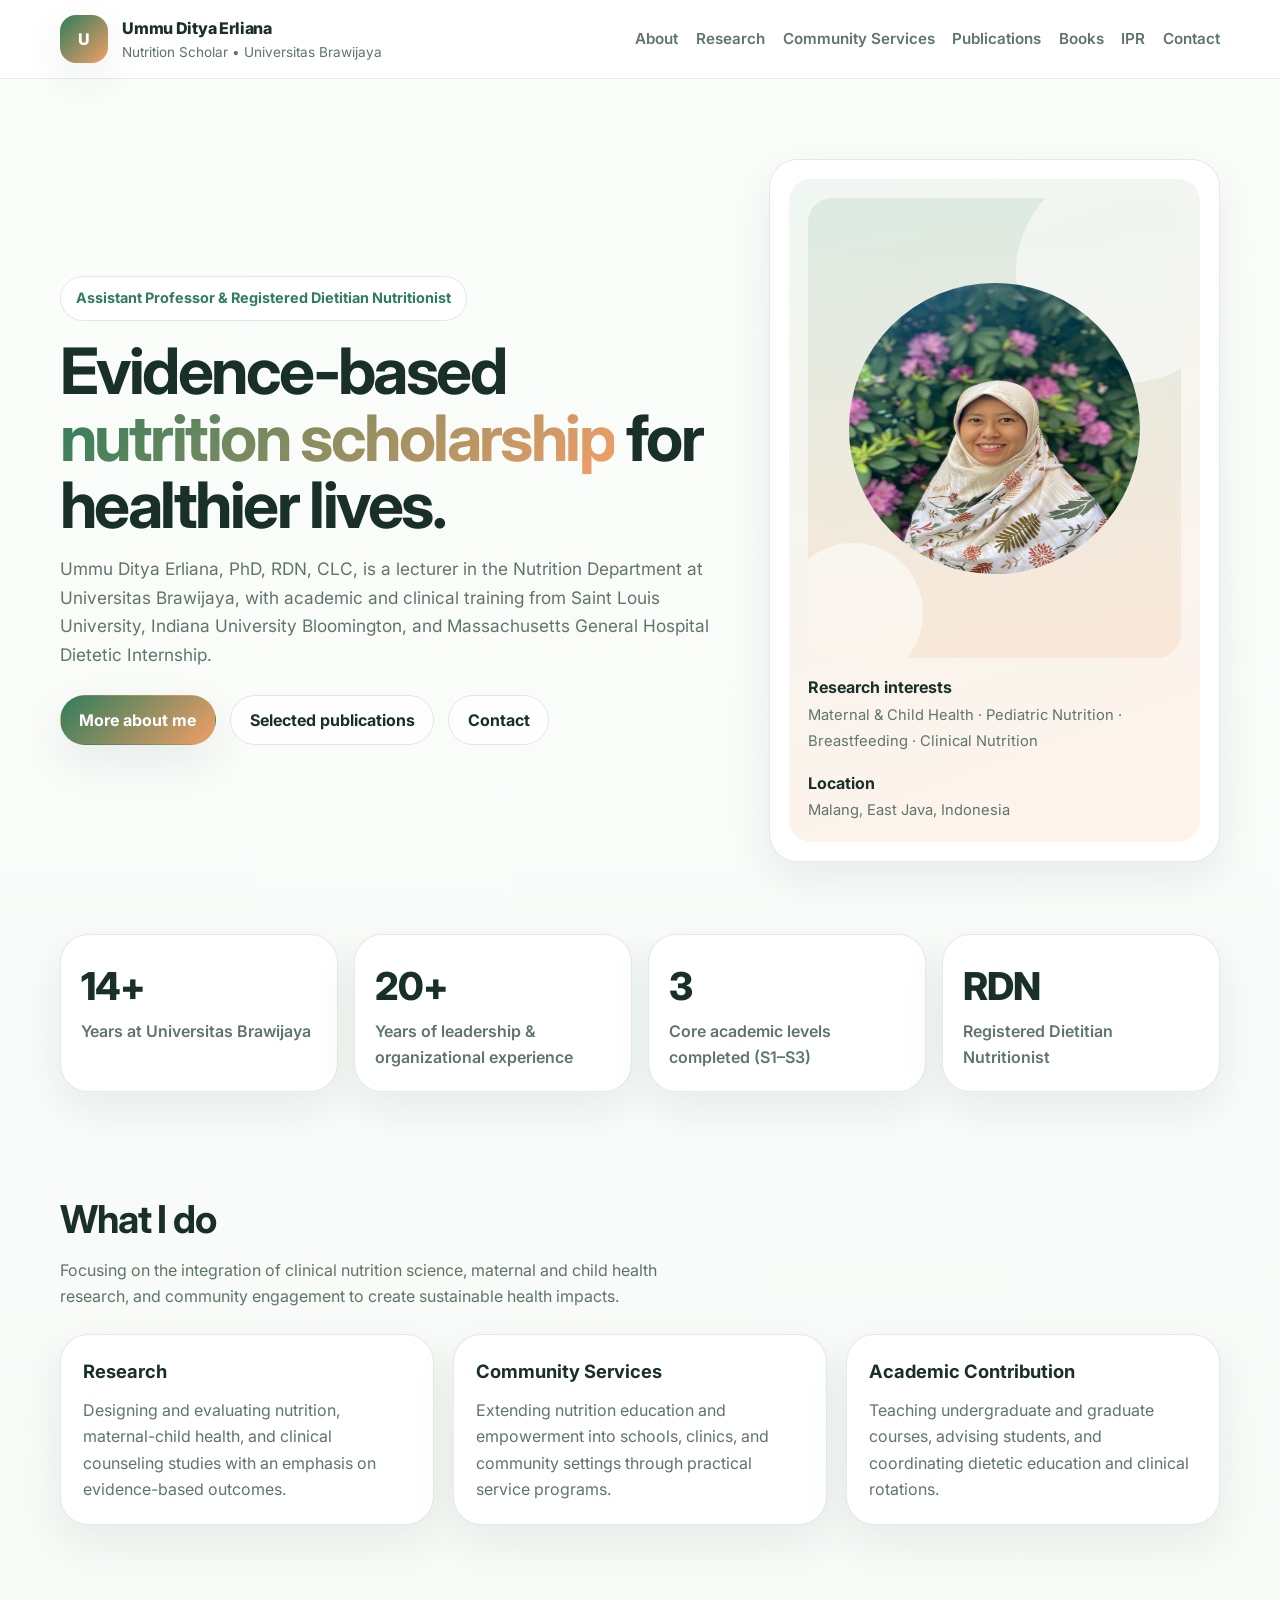
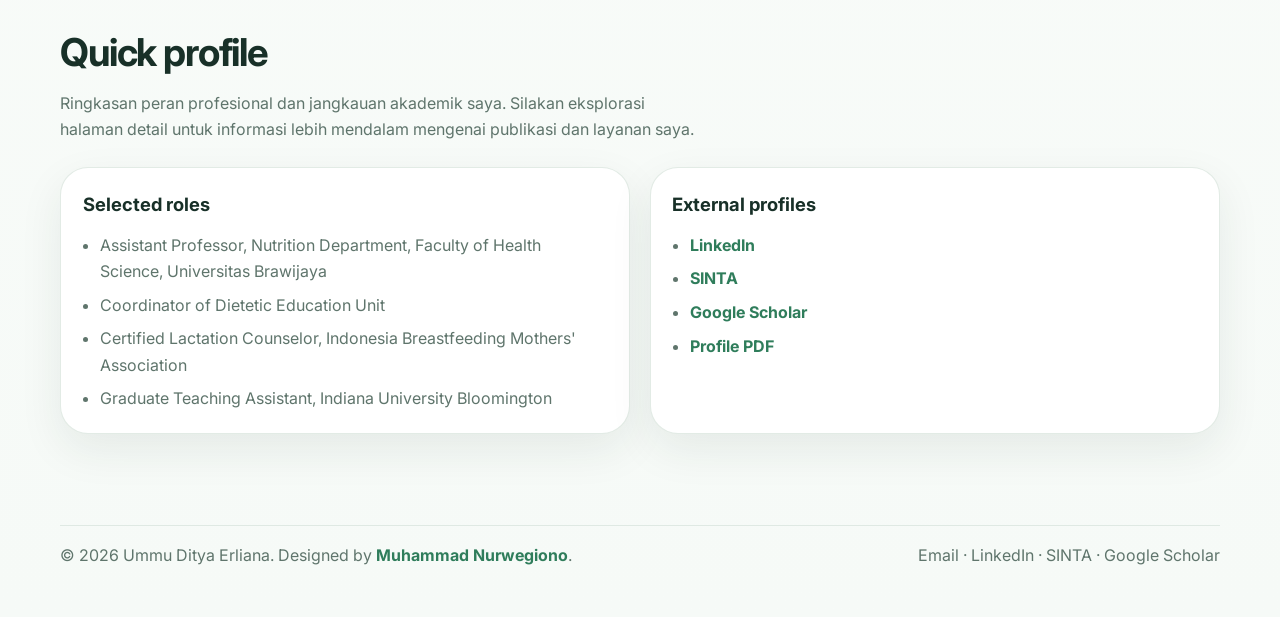
<file: index.html>
<!DOCTYPE html>
<html lang="en">
<head>
  <meta charset="UTF-8" />
  <meta name="viewport" content="width=device-width, initial-scale=1.0" />
  <title>Home | Ummu Ditya Erliana</title>
  <meta name="description" content="Academic profile website of Ummu Ditya Erliana, PhD, RDN, CLC." />
  <link rel="preconnect" href="https://fonts.googleapis.com">
  <link rel="preconnect" href="https://fonts.gstatic.com" crossorigin>
  <link href="https://fonts.googleapis.com/css2?family=Inter:wght@400;500;600;700;800&display=swap" rel="stylesheet">
  <link rel="stylesheet" href="assets/styles.css" />
</head>
<body>

<header class="site-header">
  <div class="container navbar">
    <a class="brand" href="index.html" aria-label="Home">
      <div class="brand-mark">U</div>
      <div class="brand-text">
        <div class="brand-title">Ummu Ditya Erliana</div>
        <div class="brand-subtitle">Nutrition Scholar • Universitas Brawijaya</div>
      </div>
    </a>
    <button class="menu-toggle" data-menu-toggle aria-label="Toggle menu" aria-expanded="false">☰</button>
    <nav class="nav-links" data-nav>
      <a href="about.html">About</a>
      <a href="research.html">Research</a>
      <a href="community-services.html">Community Services</a>
      <a href="publications.html">Publications</a>
      <a href="books.html">Books</a>
      <a href="ipr.html">IPR</a>
      <a href="contact.html">Contact</a>
    </nav>
  </div>
</header>


<main>
  <section class="hero">
    <div class="container hero-grid">
      <div class="reveal">
        <div class="eyebrow">Assistant Professor & Registered Dietitian Nutritionist</div>
        <h1>Evidence-based <span class="gradient-text">nutrition scholarship</span> for healthier lives.</h1>
        <p class="lead">Ummu Ditya Erliana, PhD, RDN, CLC, is a lecturer in the Nutrition Department at Universitas Brawijaya, with academic and clinical training from Saint Louis University, Indiana University Bloomington, and Massachusetts General Hospital Dietetic Internship.</p>
        <div class="actions">
          <a class="button button-primary" href="about.html">More about me</a>
          <a class="button button-secondary" href="publications.html">Selected publications</a>
          <a class="button button-secondary" href="contact.html">Contact</a>
        </div>
      </div>
      <div class="hero-card reveal">
        <div class="avatar-panel">
          <div class="avatar-frame">
            <img src="assets/ummuerliana.jpeg" alt="Ummu Ditya Erliana" class="avatar-circle">
          </div>
          <div class="avatar-meta">
            <div>
              <strong>Research interests</strong>
              <span>Maternal & Child Health · Pediatric Nutrition · Breastfeeding · Clinical Nutrition</span>
            </div>
            <div>
              <strong>Location</strong>
              <span>Malang, East Java, Indonesia</span>
            </div>
          </div>
        </div>
      </div>
    </div>
  </section>

  <section class="section">
    <div class="container">
      <div class="stat-row">
        <div class="stat-card reveal"><div class="value">14+</div><div class="label">Years at Universitas Brawijaya</div></div>
        <div class="stat-card reveal"><div class="value">20+</div><div class="label">Years of leadership & organizational experience</div></div>
        <div class="stat-card reveal"><div class="value">3</div><div class="label">Core academic levels completed (S1–S3)</div></div>
        <div class="stat-card reveal"><div class="value">RDN</div><div class="label">Registered Dietitian Nutritionist</div></div>
      </div>
    </div>
  </section>

  <section class="section">
    <div class="container">
      <div class="section-heading reveal">
        <div>
          <h2>What I do</h2>
          <p>Focusing on the integration of clinical nutrition science, maternal and child health research, and community engagement to create sustainable health impacts.</p>
        </div>
      </div>
      <div class="grid grid-3">
        <article class="card reveal">
          <h3>Research</h3>
          <p>Designing and evaluating nutrition, maternal-child health, and clinical counseling studies with an emphasis on evidence-based outcomes.</p>
        </article>
        <article class="card reveal">
          <h3>Community Services</h3>
          <p>Extending nutrition education and empowerment into schools, clinics, and community settings through practical service programs.</p>
        </article>
        <article class="card reveal">
          <h3>Academic Contribution</h3>
          <p>Teaching undergraduate and graduate courses, advising students, and coordinating dietetic education and clinical rotations.</p>
        </article>
      </div>
    </div>
  </section>

  <section class="section">
    <div class="container">
      <div class="section-heading reveal">
        <div>
          <h2>Quick profile</h2>
          <p>Ringkasan peran profesional dan jangkauan akademik saya. Silakan eksplorasi halaman detail untuk informasi lebih mendalam mengenai publikasi dan layanan saya.</p>
        </div>
      </div>
      <div class="grid grid-2">
        <article class="card reveal">
          <h3>Selected roles</h3>
          <ul>
            <li>Assistant Professor, Nutrition Department, Faculty of Health Science, Universitas Brawijaya</li>
            <li>Coordinator of Dietetic Education Unit</li>
            <li>Certified Lactation Counselor, Indonesia Breastfeeding Mothers' Association</li>
            <li>Graduate Teaching Assistant, Indiana University Bloomington</li>
          </ul>
        </article>
        <article class="card reveal">
          <h3>External profiles</h3>
          <ul>
            <li><a class="section-link" href="https://www.linkedin.com/in/ummuerliana/" target="_blank" rel="noopener">LinkedIn</a></li>
            <li><a class="section-link" href="https://sinta.kemdiktisaintek.go.id/authors/profile/6866248" target="_blank" rel="noopener">SINTA</a></li>
            <li><a class="section-link" href="https://scholar.google.com/citations?user=LzW8oeAAAAAJ&hl=en" target="_blank" rel="noopener">Google Scholar</a></li>
            <li><a class="section-link" href="/Profile.pdf" target="_blank" rel="noopener">Profile PDF</a></li>
          </ul>
        </article>
      </div>
    </div>
  </section>
</main>


<footer class="site-footer">
  <div class="container footer-inner">
    <div>© 2026 Ummu Ditya Erliana. Designed by <a href="https://mnurwegiono.github.io" target="_blank" rel="noopener" class="section-link">Muhammad Nurwegiono</a>.</div>
    <div>Email · LinkedIn · SINTA · Google Scholar</div>
  </div>
</footer>
<script src="assets/script.js"></script>

</body>
</html>
</file>
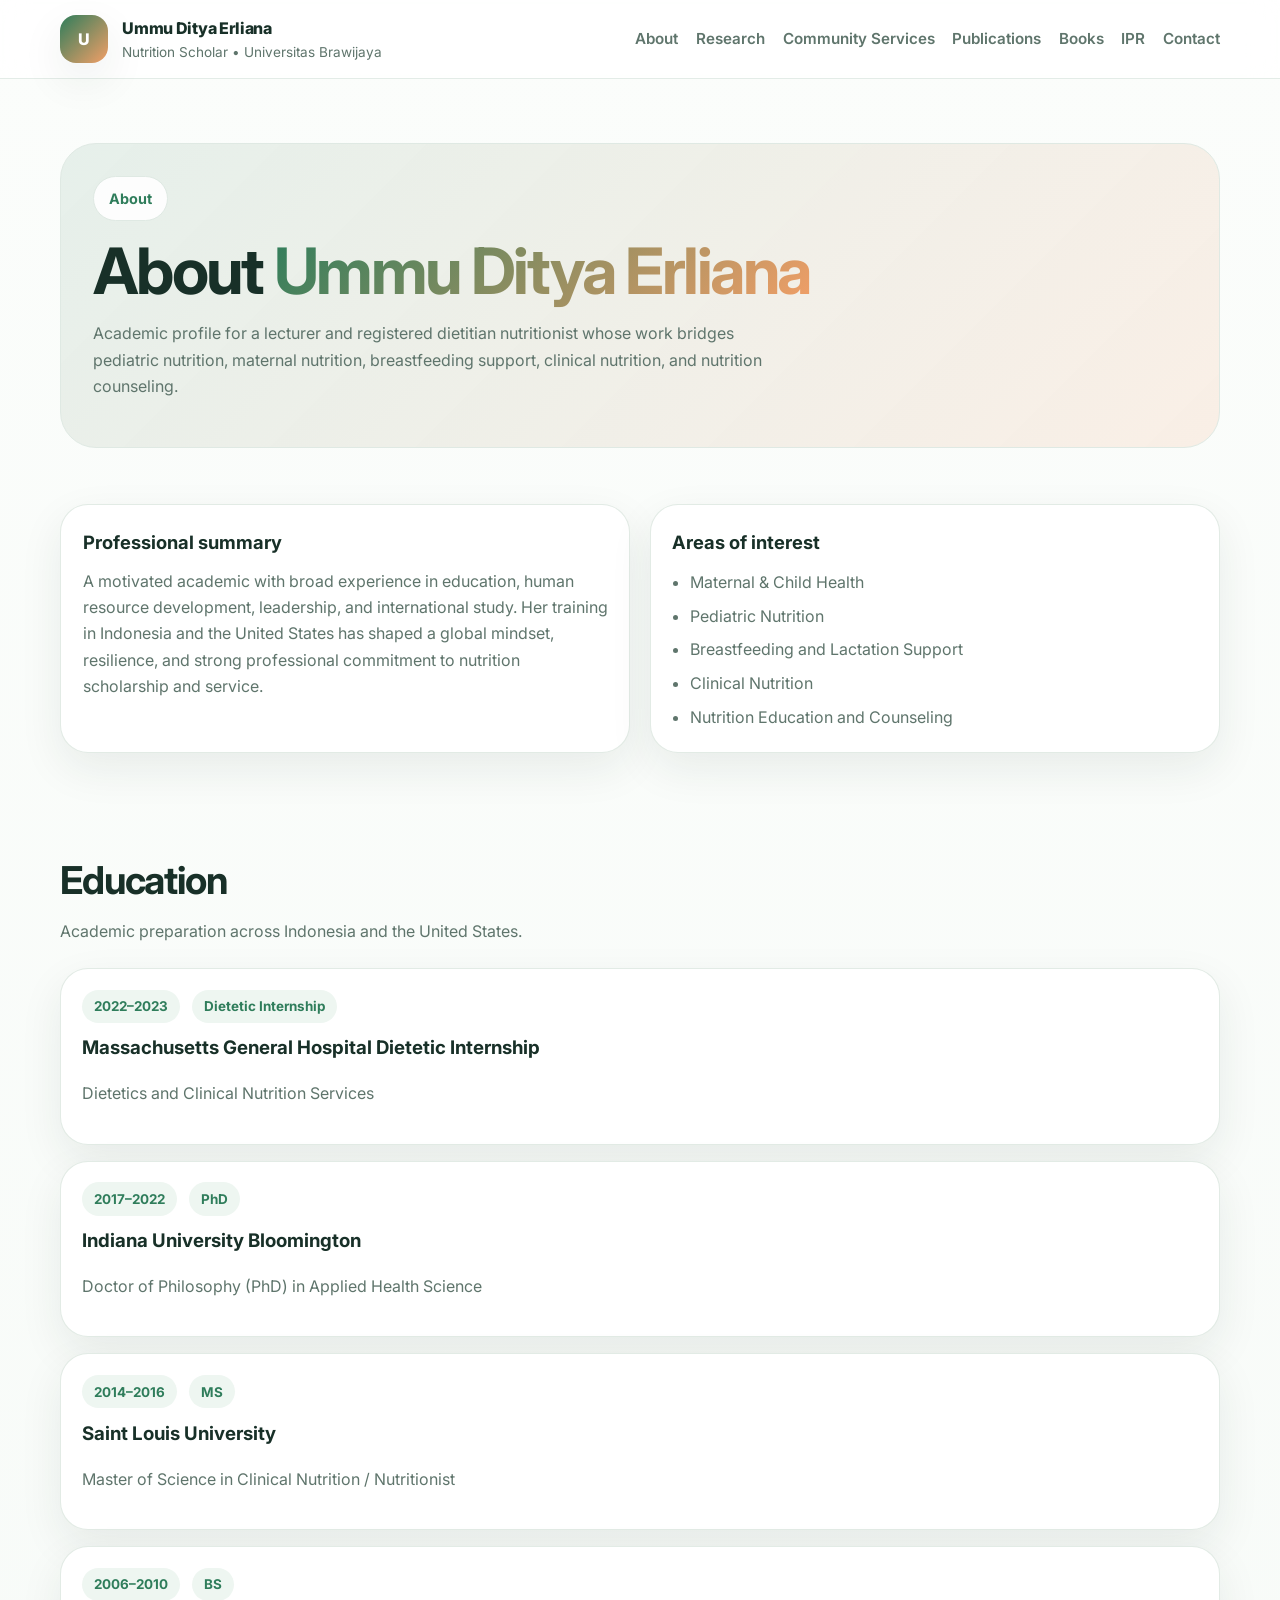
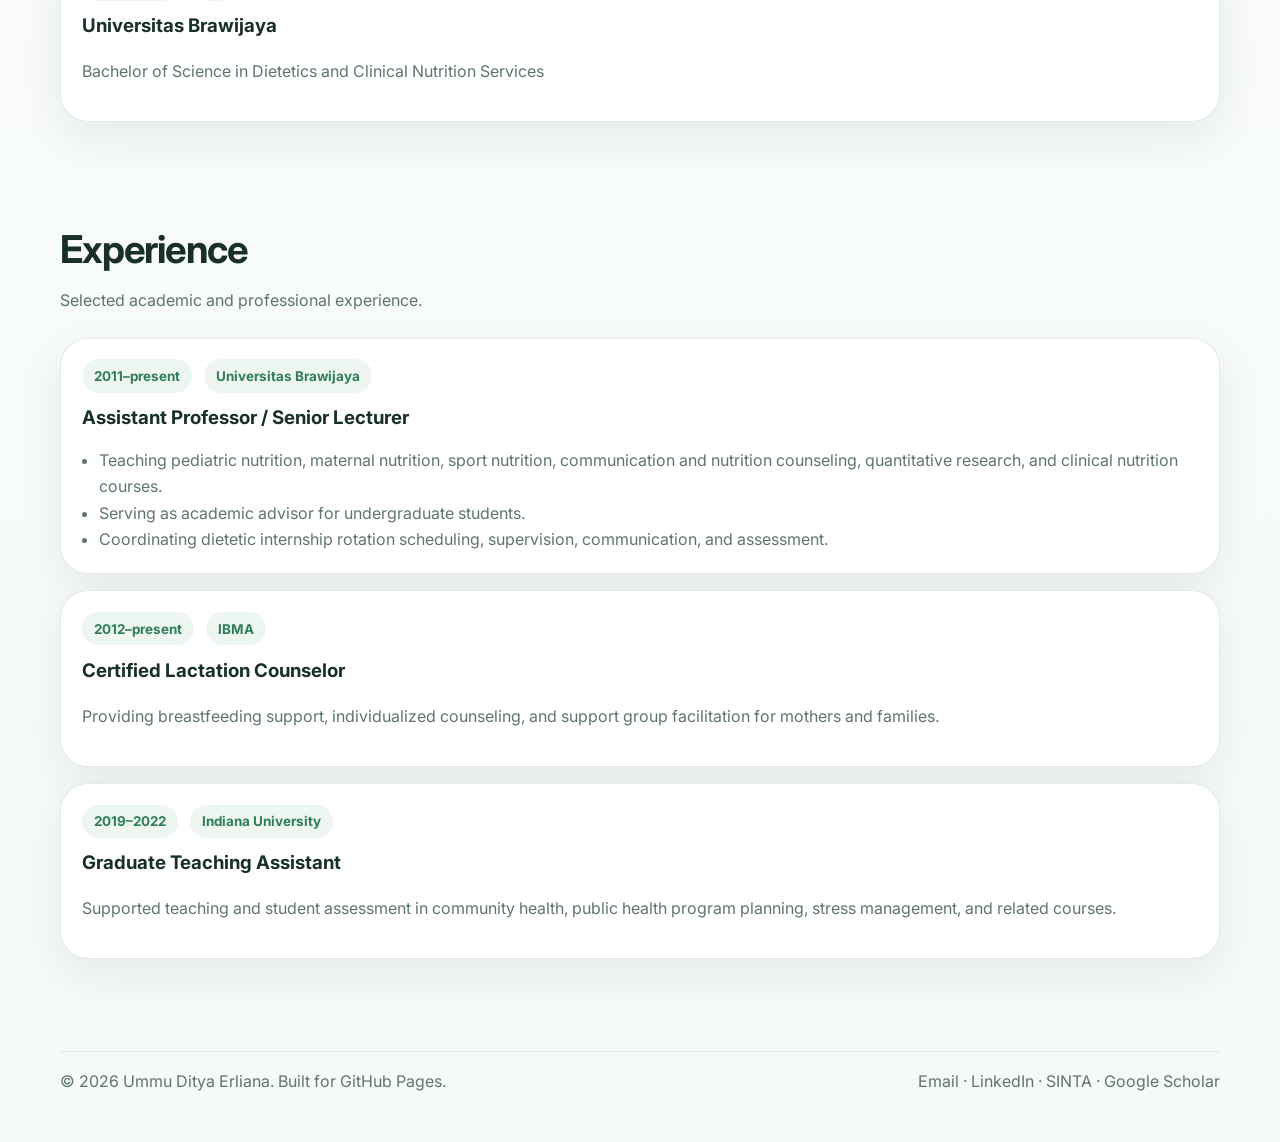
<file: about.html>
<!DOCTYPE html>
<html lang="en">
<head>
  <meta charset="UTF-8" />
  <meta name="viewport" content="width=device-width, initial-scale=1.0" />
  <title>About | Ummu Ditya Erliana</title>
  <meta name="description" content="Academic profile website of Ummu Ditya Erliana, PhD, RDN, CLC." />
  <link rel="preconnect" href="https://fonts.googleapis.com">
  <link rel="preconnect" href="https://fonts.gstatic.com" crossorigin>
  <link href="https://fonts.googleapis.com/css2?family=Inter:wght@400;500;600;700;800&display=swap" rel="stylesheet">
  <link rel="stylesheet" href="assets/styles.css" />
</head>
<body>

<header class="site-header">
  <div class="container navbar">
    <a class="brand" href="index.html" aria-label="Home">
      <div class="brand-mark">U</div>
      <div class="brand-text">
        <div class="brand-title">Ummu Ditya Erliana</div>
        <div class="brand-subtitle">Nutrition Scholar • Universitas Brawijaya</div>
      </div>
    </a>
    <button class="menu-toggle" data-menu-toggle aria-label="Toggle menu" aria-expanded="false">☰</button>
    <nav class="nav-links" data-nav>
      <a href="about.html">About</a>
      <a href="research.html">Research</a>
      <a href="community-services.html">Community Services</a>
      <a href="publications.html">Publications</a>
      <a href="books.html">Books</a>
      <a href="ipr.html">IPR</a>
      <a href="contact.html">Contact</a>
    </nav>
  </div>
</header>


<main>
  <section class="page-hero">
    <div class="container page-hero-inner reveal">
      <div class="eyebrow">About</div>
      <h1>About <span class="gradient-text">Ummu Ditya Erliana</span></h1>
      <p>Academic profile for a lecturer and registered dietitian nutritionist whose work bridges pediatric nutrition, maternal nutrition, breastfeeding support, clinical nutrition, and nutrition counseling.</p>
    </div>
  </section>
  <section class="section">
    <div class="container grid grid-2">
      <article class="card reveal">
        <h3>Professional summary</h3>
        <p>A motivated academic with broad experience in education, human resource development, leadership, and international study. Her training in Indonesia and the United States has shaped a global mindset, resilience, and strong professional commitment to nutrition scholarship and service.</p>
      </article>
      <article class="card reveal">
        <h3>Areas of interest</h3>
        <ul>
          <li>Maternal & Child Health</li>
          <li>Pediatric Nutrition</li>
          <li>Breastfeeding and Lactation Support</li>
          <li>Clinical Nutrition</li>
          <li>Nutrition Education and Counseling</li>
        </ul>
      </article>
    </div>
  </section>
  <section class="section">
    <div class="container">
      <div class="section-heading reveal"><div><h2>Education</h2><p>Academic preparation across Indonesia and the United States.</p></div></div>
      <div class="timeline">
        <article class="timeline-item reveal">
          <div class="timeline-meta"><span class="pill">2022–2023</span><span class="pill">Dietetic Internship</span></div>
          <h3>Massachusetts General Hospital Dietetic Internship</h3>
          <p>Dietetics and Clinical Nutrition Services</p>
        </article>
        <article class="timeline-item reveal">
          <div class="timeline-meta"><span class="pill">2017–2022</span><span class="pill">PhD</span></div>
          <h3>Indiana University Bloomington</h3>
          <p>Doctor of Philosophy (PhD) in Applied Health Science</p>
        </article>
        <article class="timeline-item reveal">
          <div class="timeline-meta"><span class="pill">2014–2016</span><span class="pill">MS</span></div>
          <h3>Saint Louis University</h3>
          <p>Master of Science in Clinical Nutrition / Nutritionist</p>
        </article>
        <article class="timeline-item reveal">
          <div class="timeline-meta"><span class="pill">2006–2010</span><span class="pill">BS</span></div>
          <h3>Universitas Brawijaya</h3>
          <p>Bachelor of Science in Dietetics and Clinical Nutrition Services</p>
        </article>
      </div>
    </div>
  </section>
  <section class="section">
    <div class="container">
      <div class="section-heading reveal"><div><h2>Experience</h2><p>Selected academic and professional experience.</p></div></div>
      <div class="timeline">
        <article class="timeline-item reveal">
          <div class="timeline-meta"><span class="pill">2011–present</span><span class="pill">Universitas Brawijaya</span></div>
          <h3>Assistant Professor / Senior Lecturer</h3>
          <ul>
            <li>Teaching pediatric nutrition, maternal nutrition, sport nutrition, communication and nutrition counseling, quantitative research, and clinical nutrition courses.</li>
            <li>Serving as academic advisor for undergraduate students.</li>
            <li>Coordinating dietetic internship rotation scheduling, supervision, communication, and assessment.</li>
          </ul>
        </article>
        <article class="timeline-item reveal">
          <div class="timeline-meta"><span class="pill">2012–present</span><span class="pill">IBMA</span></div>
          <h3>Certified Lactation Counselor</h3>
          <p>Providing breastfeeding support, individualized counseling, and support group facilitation for mothers and families.</p>
        </article>
        <article class="timeline-item reveal">
          <div class="timeline-meta"><span class="pill">2019–2022</span><span class="pill">Indiana University</span></div>
          <h3>Graduate Teaching Assistant</h3>
          <p>Supported teaching and student assessment in community health, public health program planning, stress management, and related courses.</p>
        </article>
      </div>
    </div>
  </section>
</main>


<footer class="site-footer">
  <div class="container footer-inner">
    <div>© 2026 Ummu Ditya Erliana. Built for GitHub Pages.</div>
    <div>Email · LinkedIn · SINTA · Google Scholar</div>
  </div>
</footer>
<script src="assets/script.js"></script>

</body>
</html>
</file>
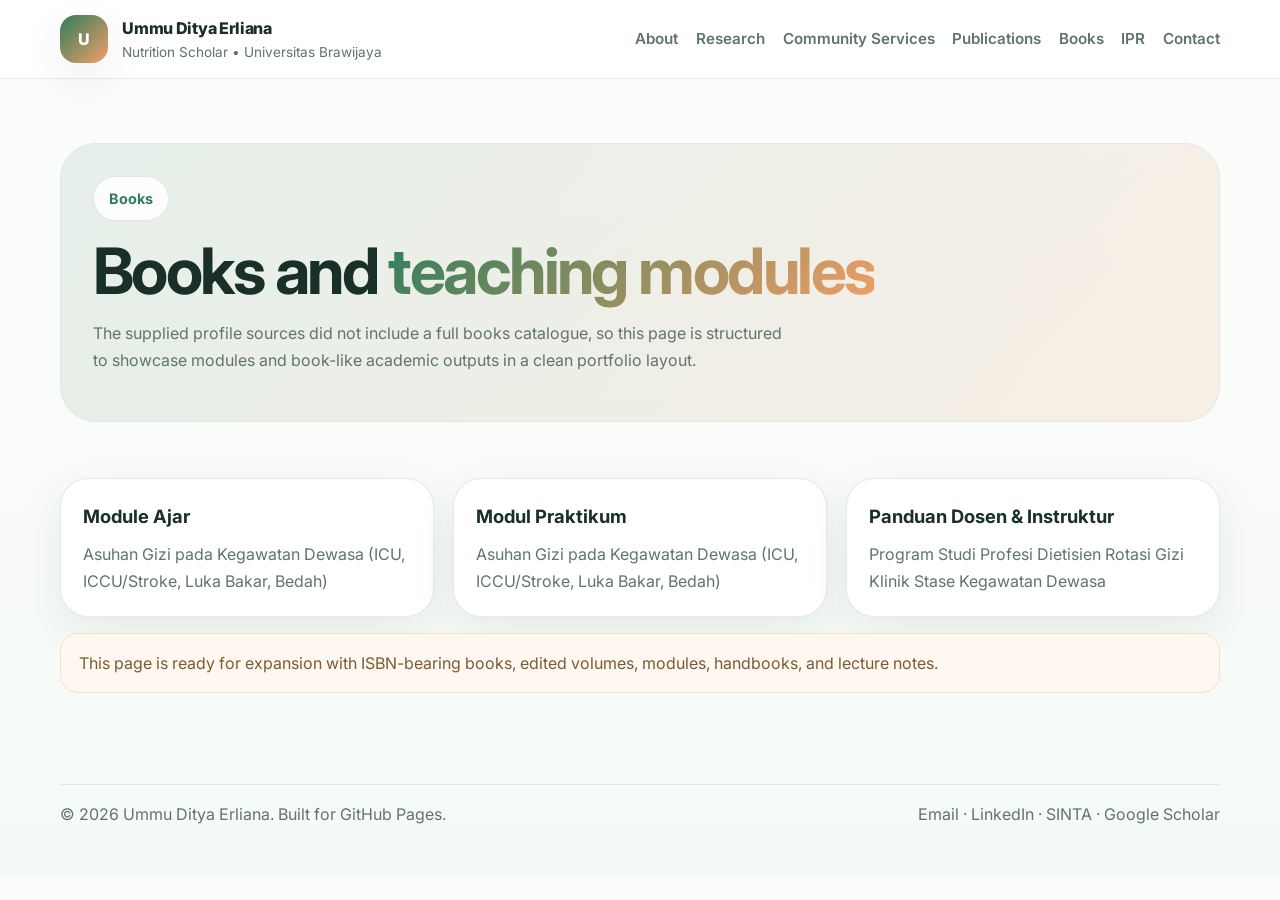
<file: books.html>
<!DOCTYPE html>
<html lang="en">
<head>
  <meta charset="UTF-8" />
  <meta name="viewport" content="width=device-width, initial-scale=1.0" />
  <title>Books | Ummu Ditya Erliana</title>
  <meta name="description" content="Academic profile website of Ummu Ditya Erliana, PhD, RDN, CLC." />
  <link rel="preconnect" href="https://fonts.googleapis.com">
  <link rel="preconnect" href="https://fonts.gstatic.com" crossorigin>
  <link href="https://fonts.googleapis.com/css2?family=Inter:wght@400;500;600;700;800&display=swap" rel="stylesheet">
  <link rel="stylesheet" href="assets/styles.css" />
</head>
<body>

<header class="site-header">
  <div class="container navbar">
    <a class="brand" href="index.html" aria-label="Home">
      <div class="brand-mark">U</div>
      <div class="brand-text">
        <div class="brand-title">Ummu Ditya Erliana</div>
        <div class="brand-subtitle">Nutrition Scholar • Universitas Brawijaya</div>
      </div>
    </a>
    <button class="menu-toggle" data-menu-toggle aria-label="Toggle menu" aria-expanded="false">☰</button>
    <nav class="nav-links" data-nav>
      <a href="about.html">About</a>
      <a href="research.html">Research</a>
      <a href="community-services.html">Community Services</a>
      <a href="publications.html">Publications</a>
      <a href="books.html">Books</a>
      <a href="ipr.html">IPR</a>
      <a href="contact.html">Contact</a>
    </nav>
  </div>
</header>


<main>
  <section class="page-hero">
    <div class="container page-hero-inner reveal">
      <div class="eyebrow">Books</div>
      <h1>Books and <span class="gradient-text">teaching modules</span></h1>
      <p>The supplied profile sources did not include a full books catalogue, so this page is structured to showcase modules and book-like academic outputs in a clean portfolio layout.</p>
    </div>
  </section>
  <section class="section">
    <div class="container grid grid-3">
      <article class="card reveal">
        <h3>Module Ajar</h3>
        <p>Asuhan Gizi pada Kegawatan Dewasa (ICU, ICCU/Stroke, Luka Bakar, Bedah)</p>
      </article>
      <article class="card reveal">
        <h3>Modul Praktikum</h3>
        <p>Asuhan Gizi pada Kegawatan Dewasa (ICU, ICCU/Stroke, Luka Bakar, Bedah)</p>
      </article>
      <article class="card reveal">
        <h3>Panduan Dosen & Instruktur</h3>
        <p>Program Studi Profesi Dietisien Rotasi Gizi Klinik Stase Kegawatan Dewasa</p>
      </article>
    </div>
    <div class="container note reveal">This page is ready for expansion with ISBN-bearing books, edited volumes, modules, handbooks, and lecture notes.</div>
  </section>
</main>


<footer class="site-footer">
  <div class="container footer-inner">
    <div>© 2026 Ummu Ditya Erliana. Built for GitHub Pages.</div>
    <div>Email · LinkedIn · SINTA · Google Scholar</div>
  </div>
</footer>
<script src="assets/script.js"></script>

</body>
</html>
</file>
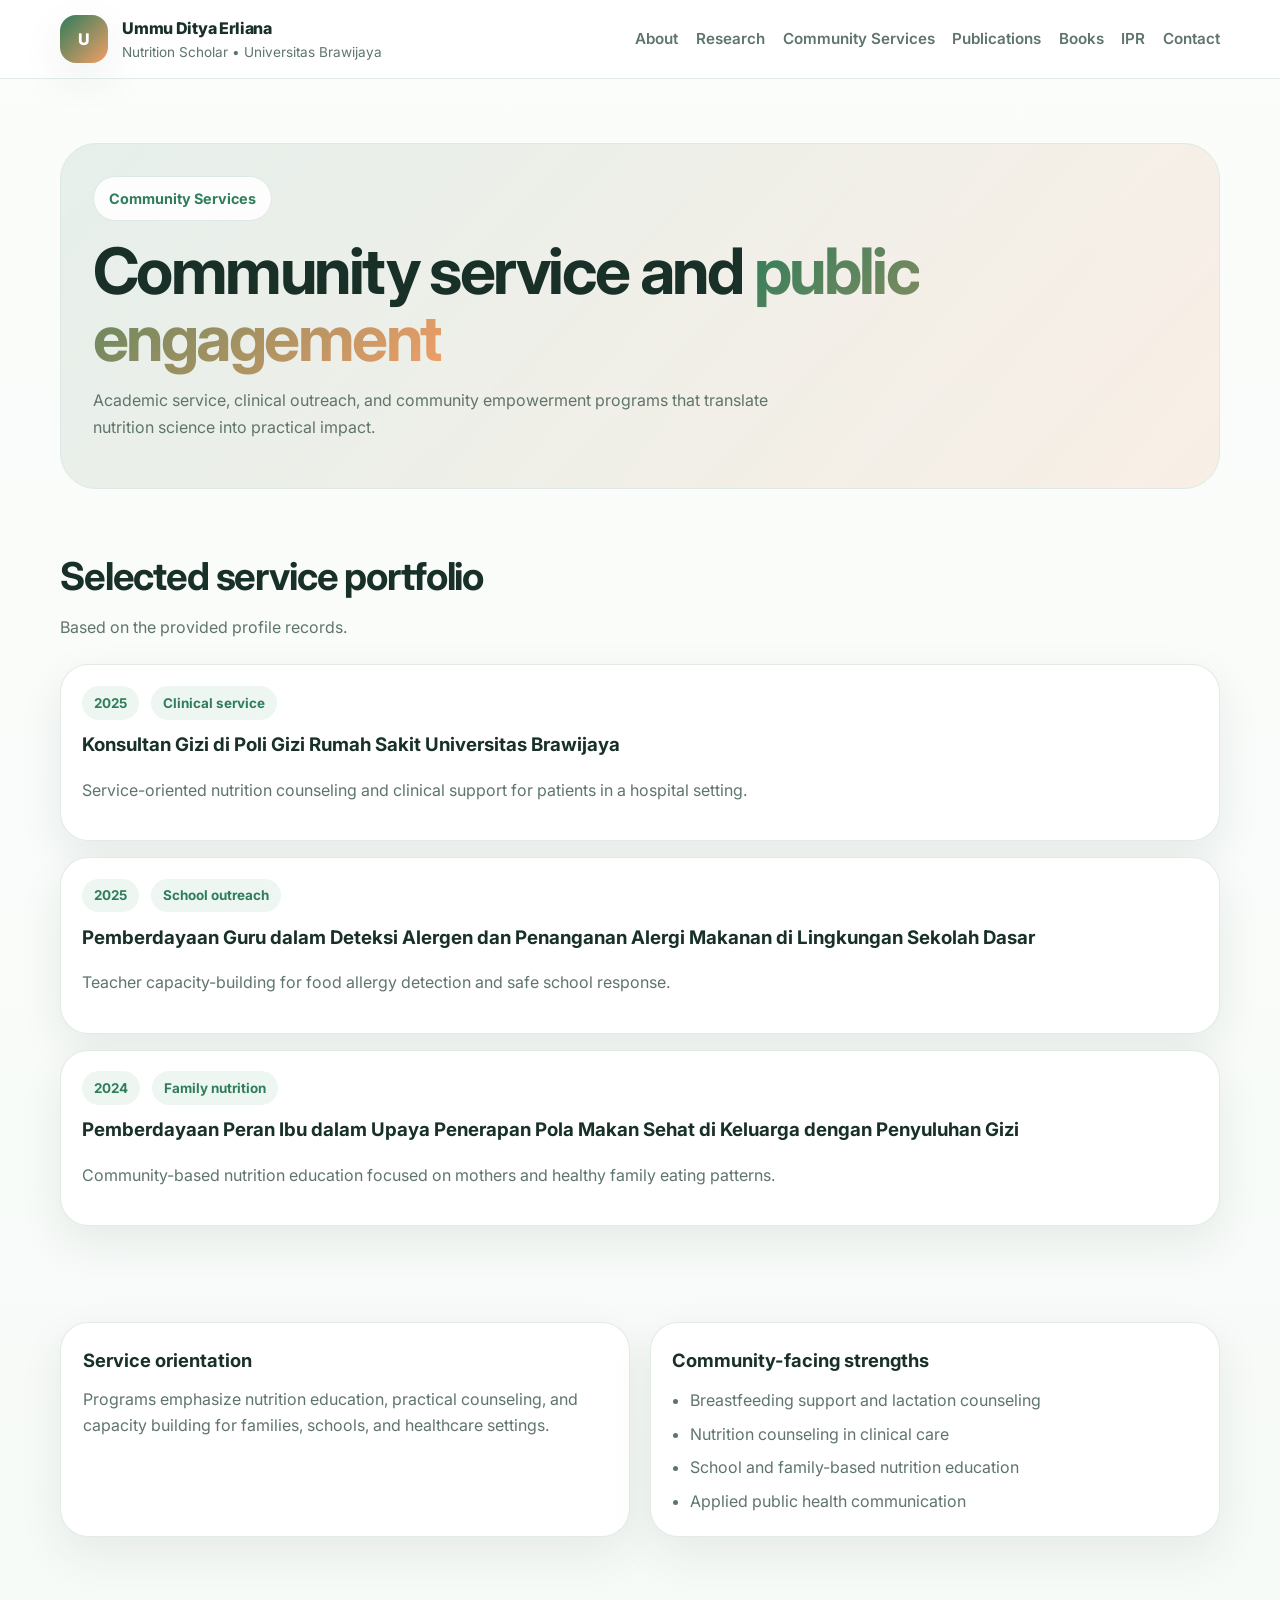
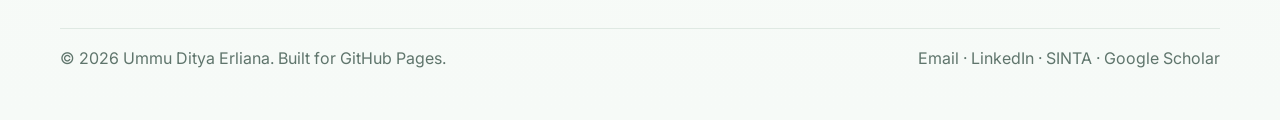
<file: community-services.html>
<!DOCTYPE html>
<html lang="en">
<head>
  <meta charset="UTF-8" />
  <meta name="viewport" content="width=device-width, initial-scale=1.0" />
  <title>Community Services | Ummu Ditya Erliana</title>
  <meta name="description" content="Academic profile website of Ummu Ditya Erliana, PhD, RDN, CLC." />
  <link rel="preconnect" href="https://fonts.googleapis.com">
  <link rel="preconnect" href="https://fonts.gstatic.com" crossorigin>
  <link href="https://fonts.googleapis.com/css2?family=Inter:wght@400;500;600;700;800&display=swap" rel="stylesheet">
  <link rel="stylesheet" href="assets/styles.css" />
</head>
<body>

<header class="site-header">
  <div class="container navbar">
    <a class="brand" href="index.html" aria-label="Home">
      <div class="brand-mark">U</div>
      <div class="brand-text">
        <div class="brand-title">Ummu Ditya Erliana</div>
        <div class="brand-subtitle">Nutrition Scholar • Universitas Brawijaya</div>
      </div>
    </a>
    <button class="menu-toggle" data-menu-toggle aria-label="Toggle menu" aria-expanded="false">☰</button>
    <nav class="nav-links" data-nav>
      <a href="about.html">About</a>
      <a href="research.html">Research</a>
      <a href="community-services.html">Community Services</a>
      <a href="publications.html">Publications</a>
      <a href="books.html">Books</a>
      <a href="ipr.html">IPR</a>
      <a href="contact.html">Contact</a>
    </nav>
  </div>
</header>


<main>
  <section class="page-hero">
    <div class="container page-hero-inner reveal">
      <div class="eyebrow">Community Services</div>
      <h1>Community service and <span class="gradient-text">public engagement</span></h1>
      <p>Academic service, clinical outreach, and community empowerment programs that translate nutrition science into practical impact.</p>
    </div>
  </section>
  <section class="section">
    <div class="container">
      <div class="section-heading reveal"><div><h2>Selected service portfolio</h2><p>Based on the provided profile records.</p></div></div>
      <div class="timeline">
        <article class="timeline-item reveal">
          <div class="timeline-meta"><span class="pill">2025</span><span class="pill">Clinical service</span></div>
          <h3>Konsultan Gizi di Poli Gizi Rumah Sakit Universitas Brawijaya</h3>
          <p>Service-oriented nutrition counseling and clinical support for patients in a hospital setting.</p>
        </article>
        <article class="timeline-item reveal">
          <div class="timeline-meta"><span class="pill">2025</span><span class="pill">School outreach</span></div>
          <h3>Pemberdayaan Guru dalam Deteksi Alergen dan Penanganan Alergi Makanan di Lingkungan Sekolah Dasar</h3>
          <p>Teacher capacity-building for food allergy detection and safe school response.</p>
        </article>
        <article class="timeline-item reveal">
          <div class="timeline-meta"><span class="pill">2024</span><span class="pill">Family nutrition</span></div>
          <h3>Pemberdayaan Peran Ibu dalam Upaya Penerapan Pola Makan Sehat di Keluarga dengan Penyuluhan Gizi</h3>
          <p>Community-based nutrition education focused on mothers and healthy family eating patterns.</p>
        </article>
      </div>
    </div>
  </section>
  <section class="section">
    <div class="container grid grid-2">
      <article class="card reveal">
        <h3>Service orientation</h3>
        <p>Programs emphasize nutrition education, practical counseling, and capacity building for families, schools, and healthcare settings.</p>
      </article>
      <article class="card reveal">
        <h3>Community-facing strengths</h3>
        <ul>
          <li>Breastfeeding support and lactation counseling</li>
          <li>Nutrition counseling in clinical care</li>
          <li>School and family-based nutrition education</li>
          <li>Applied public health communication</li>
        </ul>
      </article>
    </div>
  </section>
</main>


<footer class="site-footer">
  <div class="container footer-inner">
    <div>© 2026 Ummu Ditya Erliana. Built for GitHub Pages.</div>
    <div>Email · LinkedIn · SINTA · Google Scholar</div>
  </div>
</footer>
<script src="assets/script.js"></script>

</body>
</html>
</file>
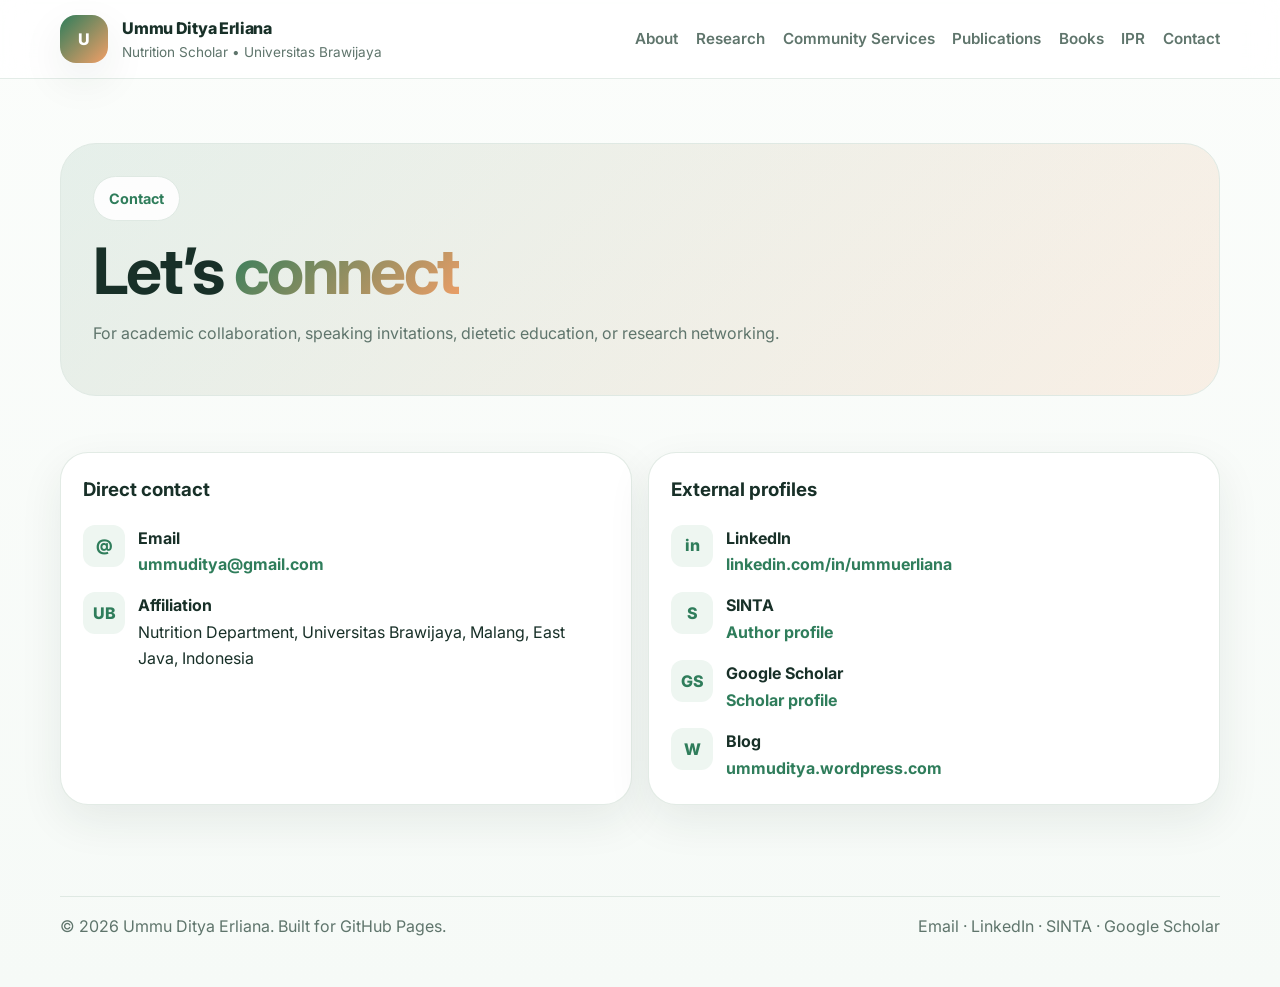
<file: contact.html>
<!DOCTYPE html>
<html lang="en">
<head>
  <meta charset="UTF-8" />
  <meta name="viewport" content="width=device-width, initial-scale=1.0" />
  <title>Contact | Ummu Ditya Erliana</title>
  <meta name="description" content="Academic profile website of Ummu Ditya Erliana, PhD, RDN, CLC." />
  <link rel="preconnect" href="https://fonts.googleapis.com">
  <link rel="preconnect" href="https://fonts.gstatic.com" crossorigin>
  <link href="https://fonts.googleapis.com/css2?family=Inter:wght@400;500;600;700;800&display=swap" rel="stylesheet">
  <link rel="stylesheet" href="assets/styles.css" />
</head>
<body>

<header class="site-header">
  <div class="container navbar">
    <a class="brand" href="index.html" aria-label="Home">
      <div class="brand-mark">U</div>
      <div class="brand-text">
        <div class="brand-title">Ummu Ditya Erliana</div>
        <div class="brand-subtitle">Nutrition Scholar • Universitas Brawijaya</div>
      </div>
    </a>
    <button class="menu-toggle" data-menu-toggle aria-label="Toggle menu" aria-expanded="false">☰</button>
    <nav class="nav-links" data-nav>
      <a href="about.html">About</a>
      <a href="research.html">Research</a>
      <a href="community-services.html">Community Services</a>
      <a href="publications.html">Publications</a>
      <a href="books.html">Books</a>
      <a href="ipr.html">IPR</a>
      <a href="contact.html">Contact</a>
    </nav>
  </div>
</header>


<main>
  <section class="page-hero">
    <div class="container page-hero-inner reveal">
      <div class="eyebrow">Contact</div>
      <h1>Let’s <span class="gradient-text">connect</span></h1>
      <p>For academic collaboration, speaking invitations, dietetic education, or research networking.</p>
    </div>
  </section>
  <section class="section">
    <div class="container contact-grid">
      <article class="contact-card reveal">
        <h3>Direct contact</h3>
        <div class="contact-item">
          <div class="contact-icon">@</div>
          <div><strong>Email</strong><br><a class="section-link" href="mailto:ummuditya@gmail.com">ummuditya@gmail.com</a></div>
        </div>
        <div class="contact-item">
          <div class="contact-icon">UB</div>
          <div><strong>Affiliation</strong><br>Nutrition Department, Universitas Brawijaya, Malang, East Java, Indonesia</div>
        </div>
      </article>
      <article class="contact-card reveal">
        <h3>External profiles</h3>
        <div class="contact-item">
          <div class="contact-icon">in</div>
          <div><strong>LinkedIn</strong><br><a class="section-link" href="https://www.linkedin.com/in/ummuerliana/" target="_blank" rel="noopener">linkedin.com/in/ummuerliana</a></div>
        </div>
        <div class="contact-item">
          <div class="contact-icon">S</div>
          <div><strong>SINTA</strong><br><a class="section-link" href="https://sinta.kemdiktisaintek.go.id/authors/profile/6866248" target="_blank" rel="noopener">Author profile</a></div>
        </div>
        <div class="contact-item">
          <div class="contact-icon">GS</div>
          <div><strong>Google Scholar</strong><br><a class="section-link" href="https://scholar.google.com/citations?user=LzW8oeAAAAAJ&hl=en" target="_blank" rel="noopener">Scholar profile</a></div>
        </div>
        <div class="contact-item">
          <div class="contact-icon">W</div>
          <div><strong>Blog</strong><br><a class="section-link" href="https://www.ummuditya.wordpress.com" target="_blank" rel="noopener">ummuditya.wordpress.com</a></div>
        </div>
      </article>
    </div>
  </section>
</main>


<footer class="site-footer">
  <div class="container footer-inner">
    <div>© 2026 Ummu Ditya Erliana. Built for GitHub Pages.</div>
    <div>Email · LinkedIn · SINTA · Google Scholar</div>
  </div>
</footer>
<script src="assets/script.js"></script>

</body>
</html>
</file>
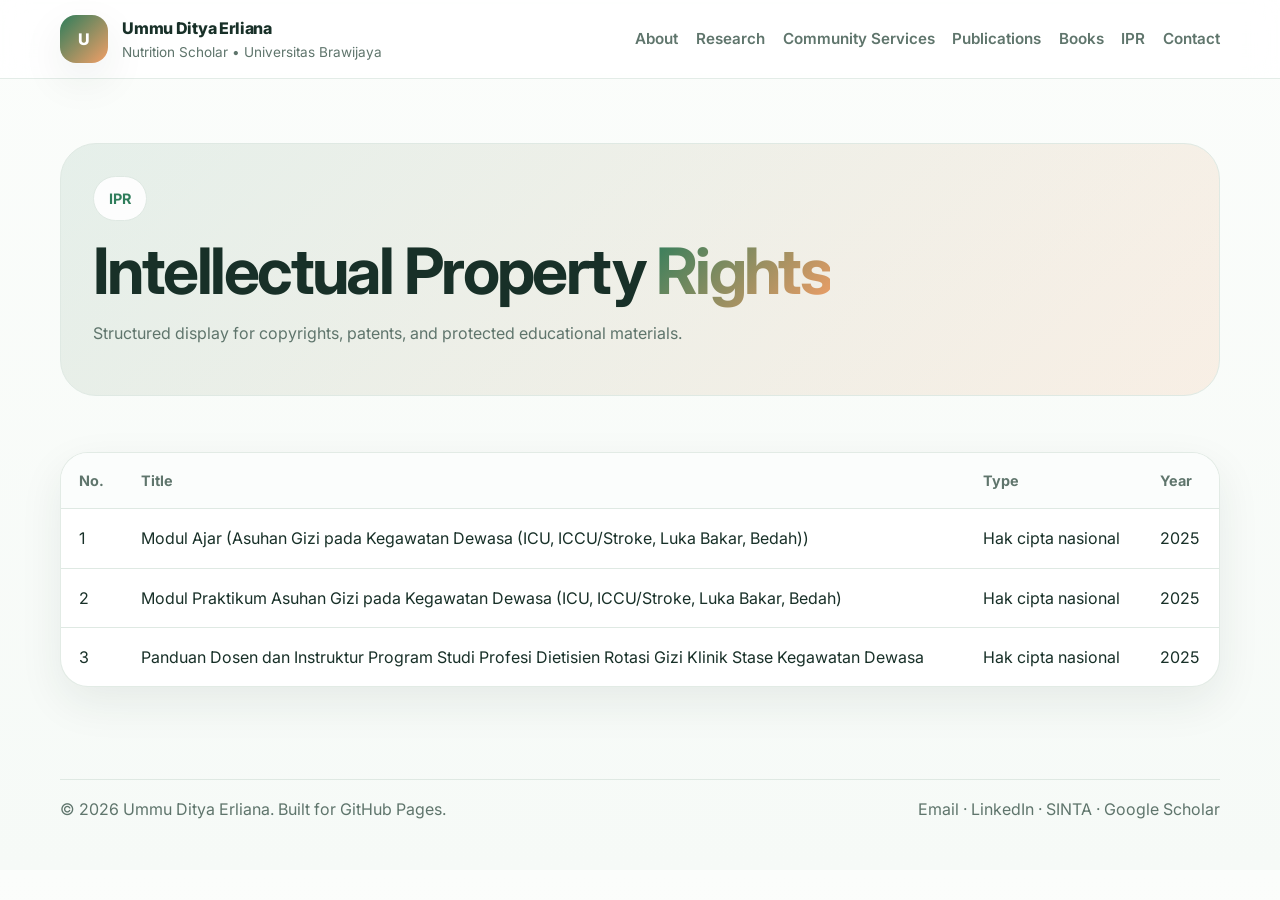
<file: ipr.html>
<!DOCTYPE html>
<html lang="en">
<head>
  <meta charset="UTF-8" />
  <meta name="viewport" content="width=device-width, initial-scale=1.0" />
  <title>IPR | Ummu Ditya Erliana</title>
  <meta name="description" content="Academic profile website of Ummu Ditya Erliana, PhD, RDN, CLC." />
  <link rel="preconnect" href="https://fonts.googleapis.com">
  <link rel="preconnect" href="https://fonts.gstatic.com" crossorigin>
  <link href="https://fonts.googleapis.com/css2?family=Inter:wght@400;500;600;700;800&display=swap" rel="stylesheet">
  <link rel="stylesheet" href="assets/styles.css" />
</head>
<body>

<header class="site-header">
  <div class="container navbar">
    <a class="brand" href="index.html" aria-label="Home">
      <div class="brand-mark">U</div>
      <div class="brand-text">
        <div class="brand-title">Ummu Ditya Erliana</div>
        <div class="brand-subtitle">Nutrition Scholar • Universitas Brawijaya</div>
      </div>
    </a>
    <button class="menu-toggle" data-menu-toggle aria-label="Toggle menu" aria-expanded="false">☰</button>
    <nav class="nav-links" data-nav>
      <a href="about.html">About</a>
      <a href="research.html">Research</a>
      <a href="community-services.html">Community Services</a>
      <a href="publications.html">Publications</a>
      <a href="books.html">Books</a>
      <a href="ipr.html">IPR</a>
      <a href="contact.html">Contact</a>
    </nav>
  </div>
</header>


<main>
  <section class="page-hero">
    <div class="container page-hero-inner reveal">
      <div class="eyebrow">IPR</div>
      <h1>Intellectual Property <span class="gradient-text">Rights</span></h1>
      <p>Structured display for copyrights, patents, and protected educational materials.</p>
    </div>
  </section>
  <section class="section">
    <div class="container table-wrap reveal">
      <table class="table">
        <thead>
          <tr><th>No.</th><th>Title</th><th>Type</th><th>Year</th></tr>
        </thead>
        <tbody>
          <tr><td>1</td><td>Modul Ajar (Asuhan Gizi pada Kegawatan Dewasa (ICU, ICCU/Stroke, Luka Bakar, Bedah))</td><td>Hak cipta nasional</td><td>2025</td></tr>
          <tr><td>2</td><td>Modul Praktikum Asuhan Gizi pada Kegawatan Dewasa (ICU, ICCU/Stroke, Luka Bakar, Bedah)</td><td>Hak cipta nasional</td><td>2025</td></tr>
          <tr><td>3</td><td>Panduan Dosen dan Instruktur Program Studi Profesi Dietisien Rotasi Gizi Klinik Stase Kegawatan Dewasa</td><td>Hak cipta nasional</td><td>2025</td></tr>
        </tbody>
      </table>
    </div>
  </section>
</main>


<footer class="site-footer">
  <div class="container footer-inner">
    <div>© 2026 Ummu Ditya Erliana. Built for GitHub Pages.</div>
    <div>Email · LinkedIn · SINTA · Google Scholar</div>
  </div>
</footer>
<script src="assets/script.js"></script>

</body>
</html>
</file>
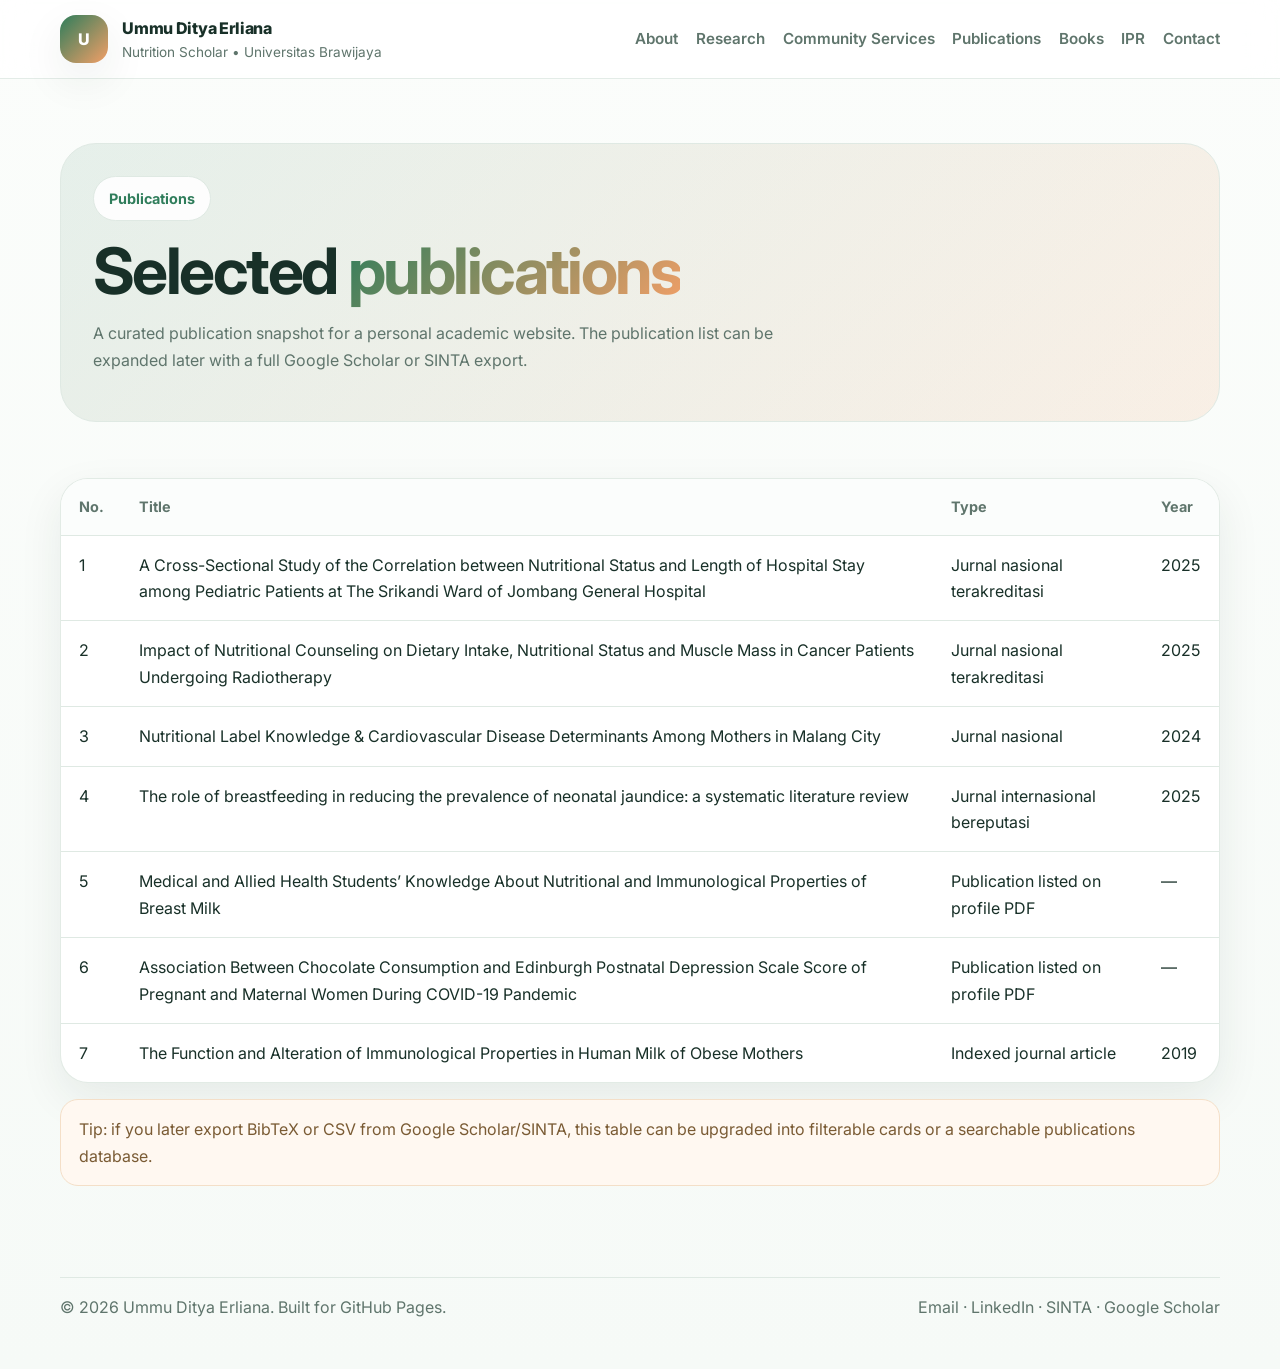
<file: publications.html>
<!DOCTYPE html>
<html lang="en">
<head>
  <meta charset="UTF-8" />
  <meta name="viewport" content="width=device-width, initial-scale=1.0" />
  <title>Publications | Ummu Ditya Erliana</title>
  <meta name="description" content="Academic profile website of Ummu Ditya Erliana, PhD, RDN, CLC." />
  <link rel="preconnect" href="https://fonts.googleapis.com">
  <link rel="preconnect" href="https://fonts.gstatic.com" crossorigin>
  <link href="https://fonts.googleapis.com/css2?family=Inter:wght@400;500;600;700;800&display=swap" rel="stylesheet">
  <link rel="stylesheet" href="assets/styles.css" />
</head>
<body>

<header class="site-header">
  <div class="container navbar">
    <a class="brand" href="index.html" aria-label="Home">
      <div class="brand-mark">U</div>
      <div class="brand-text">
        <div class="brand-title">Ummu Ditya Erliana</div>
        <div class="brand-subtitle">Nutrition Scholar • Universitas Brawijaya</div>
      </div>
    </a>
    <button class="menu-toggle" data-menu-toggle aria-label="Toggle menu" aria-expanded="false">☰</button>
    <nav class="nav-links" data-nav>
      <a href="about.html">About</a>
      <a href="research.html">Research</a>
      <a href="community-services.html">Community Services</a>
      <a href="publications.html">Publications</a>
      <a href="books.html">Books</a>
      <a href="ipr.html">IPR</a>
      <a href="contact.html">Contact</a>
    </nav>
  </div>
</header>


<main>
  <section class="page-hero">
    <div class="container page-hero-inner reveal">
      <div class="eyebrow">Publications</div>
      <h1>Selected <span class="gradient-text">publications</span></h1>
      <p>A curated publication snapshot for a personal academic website. The publication list can be expanded later with a full Google Scholar or SINTA export.</p>
    </div>
  </section>
  <section class="section">
    <div class="container table-wrap reveal">
      <table class="table">
        <thead>
          <tr><th>No.</th><th>Title</th><th>Type</th><th>Year</th></tr>
        </thead>
        <tbody>
          <tr><td>1</td><td>A Cross-Sectional Study of the Correlation between Nutritional Status and Length of Hospital Stay among Pediatric Patients at The Srikandi Ward of Jombang General Hospital</td><td>Jurnal nasional terakreditasi</td><td>2025</td></tr>
          <tr><td>2</td><td>Impact of Nutritional Counseling on Dietary Intake, Nutritional Status and Muscle Mass in Cancer Patients Undergoing Radiotherapy</td><td>Jurnal nasional terakreditasi</td><td>2025</td></tr>
          <tr><td>3</td><td>Nutritional Label Knowledge & Cardiovascular Disease Determinants Among Mothers in Malang City</td><td>Jurnal nasional</td><td>2024</td></tr>
          <tr><td>4</td><td>The role of breastfeeding in reducing the prevalence of neonatal jaundice: a systematic literature review</td><td>Jurnal internasional bereputasi</td><td>2025</td></tr>
          <tr><td>5</td><td>Medical and Allied Health Students’ Knowledge About Nutritional and Immunological Properties of Breast Milk</td><td>Publication listed on profile PDF</td><td>—</td></tr>
          <tr><td>6</td><td>Association Between Chocolate Consumption and Edinburgh Postnatal Depression Scale Score of Pregnant and Maternal Women During COVID-19 Pandemic</td><td>Publication listed on profile PDF</td><td>—</td></tr>
          <tr><td>7</td><td>The Function and Alteration of Immunological Properties in Human Milk of Obese Mothers</td><td>Indexed journal article</td><td>2019</td></tr>
        </tbody>
      </table>
    </div>
    <div class="container note reveal">Tip: if you later export BibTeX or CSV from Google Scholar/SINTA, this table can be upgraded into filterable cards or a searchable publications database.</div>
  </section>
</main>


<footer class="site-footer">
  <div class="container footer-inner">
    <div>© 2026 Ummu Ditya Erliana. Built for GitHub Pages.</div>
    <div>Email · LinkedIn · SINTA · Google Scholar</div>
  </div>
</footer>
<script src="assets/script.js"></script>

</body>
</html>
</file>
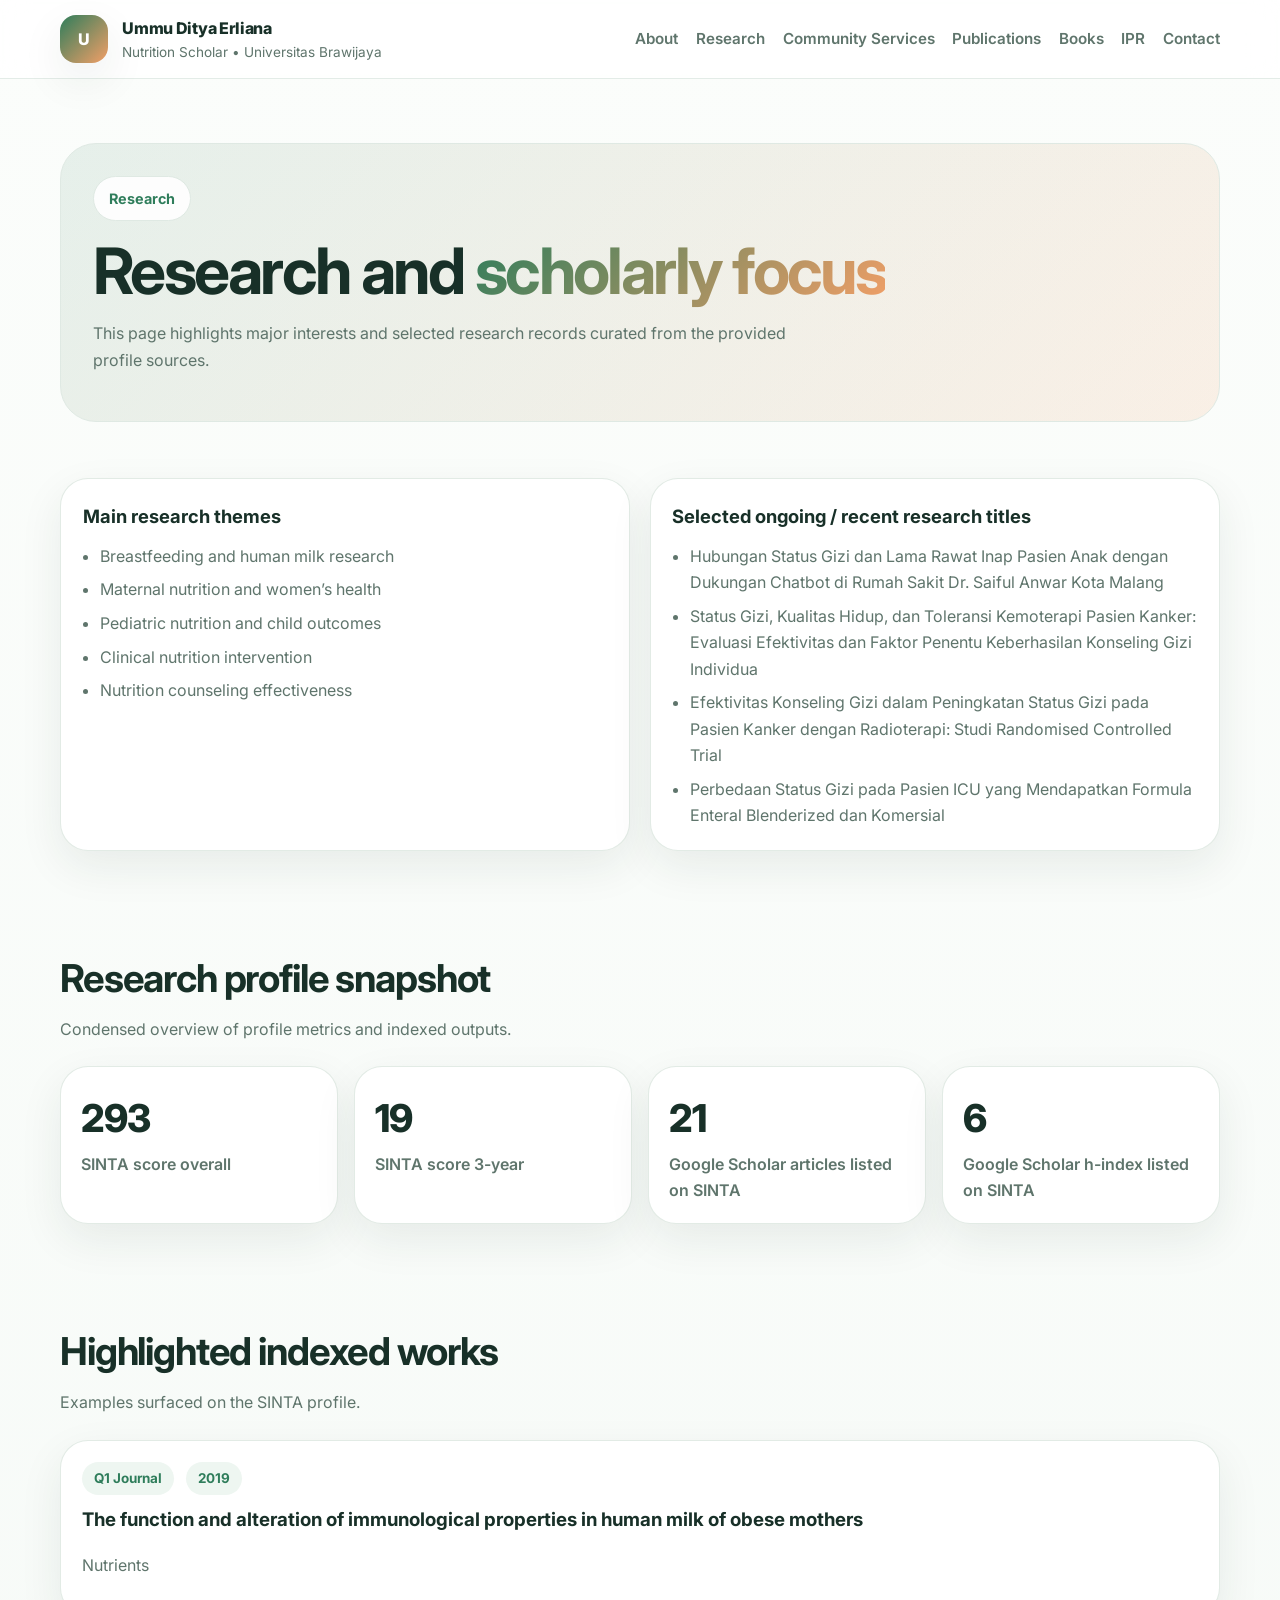
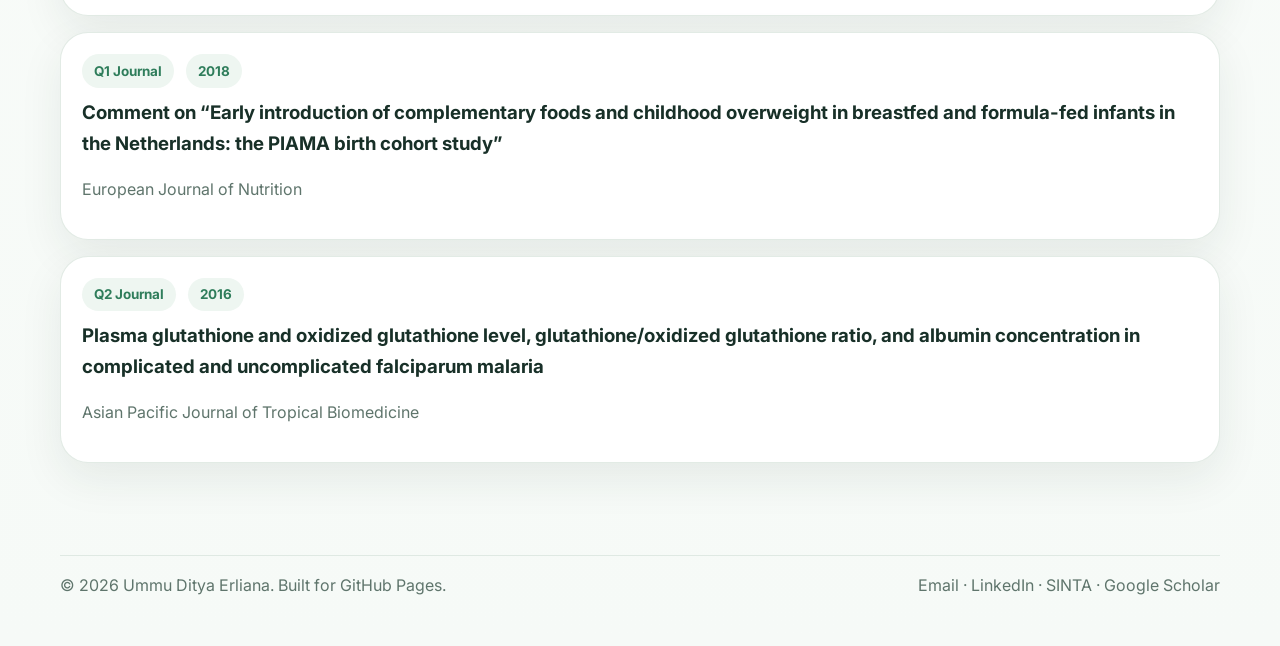
<file: research.html>
<!DOCTYPE html>
<html lang="en">
<head>
  <meta charset="UTF-8" />
  <meta name="viewport" content="width=device-width, initial-scale=1.0" />
  <title>Research | Ummu Ditya Erliana</title>
  <meta name="description" content="Academic profile website of Ummu Ditya Erliana, PhD, RDN, CLC." />
  <link rel="preconnect" href="https://fonts.googleapis.com">
  <link rel="preconnect" href="https://fonts.gstatic.com" crossorigin>
  <link href="https://fonts.googleapis.com/css2?family=Inter:wght@400;500;600;700;800&display=swap" rel="stylesheet">
  <link rel="stylesheet" href="assets/styles.css" />
</head>
<body>

<header class="site-header">
  <div class="container navbar">
    <a class="brand" href="index.html" aria-label="Home">
      <div class="brand-mark">U</div>
      <div class="brand-text">
        <div class="brand-title">Ummu Ditya Erliana</div>
        <div class="brand-subtitle">Nutrition Scholar • Universitas Brawijaya</div>
      </div>
    </a>
    <button class="menu-toggle" data-menu-toggle aria-label="Toggle menu" aria-expanded="false">☰</button>
    <nav class="nav-links" data-nav>
      <a href="about.html">About</a>
      <a href="research.html">Research</a>
      <a href="community-services.html">Community Services</a>
      <a href="publications.html">Publications</a>
      <a href="books.html">Books</a>
      <a href="ipr.html">IPR</a>
      <a href="contact.html">Contact</a>
    </nav>
  </div>
</header>


<main>
  <section class="page-hero">
    <div class="container page-hero-inner reveal">
      <div class="eyebrow">Research</div>
      <h1>Research and <span class="gradient-text">scholarly focus</span></h1>
      <p>This page highlights major interests and selected research records curated from the provided profile sources.</p>
    </div>
  </section>
  <section class="section">
    <div class="container grid grid-2">
      <article class="card reveal">
        <h3>Main research themes</h3>
        <ul>
          <li>Breastfeeding and human milk research</li>
          <li>Maternal nutrition and women’s health</li>
          <li>Pediatric nutrition and child outcomes</li>
          <li>Clinical nutrition intervention</li>
          <li>Nutrition counseling effectiveness</li>
        </ul>
      </article>
      <article class="card reveal">
        <h3>Selected ongoing / recent research titles</h3>
        <ul>
          <li>Hubungan Status Gizi dan Lama Rawat Inap Pasien Anak dengan Dukungan Chatbot di Rumah Sakit Dr. Saiful Anwar Kota Malang</li>
          <li>Status Gizi, Kualitas Hidup, dan Toleransi Kemoterapi Pasien Kanker: Evaluasi Efektivitas dan Faktor Penentu Keberhasilan Konseling Gizi Individua</li>
          <li>Efektivitas Konseling Gizi dalam Peningkatan Status Gizi pada Pasien Kanker dengan Radioterapi: Studi Randomised Controlled Trial</li>
          <li>Perbedaan Status Gizi pada Pasien ICU yang Mendapatkan Formula Enteral Blenderized dan Komersial</li>
        </ul>
      </article>
    </div>
  </section>
  <section class="section">
    <div class="container">
      <div class="section-heading reveal"><div><h2>Research profile snapshot</h2><p>Condensed overview of profile metrics and indexed outputs.</p></div></div>
      <div class="stat-row">
        <div class="stat-card reveal"><div class="value">293</div><div class="label">SINTA score overall</div></div>
        <div class="stat-card reveal"><div class="value">19</div><div class="label">SINTA score 3-year</div></div>
        <div class="stat-card reveal"><div class="value">21</div><div class="label">Google Scholar articles listed on SINTA</div></div>
        <div class="stat-card reveal"><div class="value">6</div><div class="label">Google Scholar h-index listed on SINTA</div></div>
      </div>
    </div>
  </section>
  <section class="section">
    <div class="container">
      <div class="section-heading reveal"><div><h2>Highlighted indexed works</h2><p>Examples surfaced on the SINTA profile.</p></div></div>
      <div class="timeline">
        <article class="timeline-item reveal">
          <div class="timeline-meta"><span class="pill">Q1 Journal</span><span class="pill">2019</span></div>
          <h3>The function and alteration of immunological properties in human milk of obese mothers</h3>
          <p>Nutrients</p>
        </article>
        <article class="timeline-item reveal">
          <div class="timeline-meta"><span class="pill">Q1 Journal</span><span class="pill">2018</span></div>
          <h3>Comment on “Early introduction of complementary foods and childhood overweight in breastfed and formula-fed infants in the Netherlands: the PIAMA birth cohort study”</h3>
          <p>European Journal of Nutrition</p>
        </article>
        <article class="timeline-item reveal">
          <div class="timeline-meta"><span class="pill">Q2 Journal</span><span class="pill">2016</span></div>
          <h3>Plasma glutathione and oxidized glutathione level, glutathione/oxidized glutathione ratio, and albumin concentration in complicated and uncomplicated falciparum malaria</h3>
          <p>Asian Pacific Journal of Tropical Biomedicine</p>
        </article>
      </div>
    </div>
  </section>
</main>


<footer class="site-footer">
  <div class="container footer-inner">
    <div>© 2026 Ummu Ditya Erliana. Built for GitHub Pages.</div>
    <div>Email · LinkedIn · SINTA · Google Scholar</div>
  </div>
</footer>
<script src="assets/script.js"></script>

</body>
</html>
</file>
<file: assets/styles.css>
:root {
  --bg: #f7faf8;
  --surface: #ffffff;
  --surface-2: #eef6f1;
  --text: #183028;
  --muted: #5f756c;
  --line: #dfe9e3;
  --brand: #2f7d5b;
  --brand-2: #8bbf6a;
  --accent: #f29f67;
  --accent-2: #f5c88a;
  --shadow: 0 16px 44px rgba(24, 48, 40, 0.08);
  --radius-xl: 28px;
  --radius-lg: 22px;
  --radius-md: 16px;
  --container: 1160px;
}

* { box-sizing: border-box; }
html { scroll-behavior: smooth; }
body {
  margin: 0;
  font-family: Inter, ui-sans-serif, system-ui, -apple-system, BlinkMacSystemFont, "Segoe UI", sans-serif;
  color: var(--text);
  background: linear-gradient(180deg, #fbfdfb 0%, #f6faf7 100%);
  line-height: 1.65;
}
img { max-width: 100%; display: block; }
a { color: inherit; text-decoration: none; }

.container {
  width: min(calc(100% - 2rem), var(--container));
  margin-inline: auto;
}

.site-header {
  position: sticky;
  top: 0;
  z-index: 1000;
  backdrop-filter: blur(14px);
  background: rgba(255,255,255,.82);
  border-bottom: 1px solid rgba(223, 233, 227, .85);
}

.navbar {
  display: flex;
  align-items: center;
  justify-content: space-between;
  gap: 1rem;
  min-height: 78px;
}

.brand {
  display: flex;
  align-items: center;
  gap: .9rem;
  min-width: 0;
}

.brand-mark {
  width: 48px;
  height: 48px;
  border-radius: 16px;
  background: linear-gradient(135deg, var(--brand), var(--accent));
  color: white;
  display: grid;
  place-items: center;
  font-weight: 800;
  box-shadow: var(--shadow);
}

.brand-text { min-width: 0; }
.brand-title {
  font-size: 1rem;
  font-weight: 800;
  letter-spacing: -.02em;
}
.brand-subtitle {
  font-size: .85rem;
  color: var(--muted);
}

.nav-links {
  display: flex;
  align-items: center;
  gap: 1.1rem;
  flex-wrap: wrap;
}
.nav-links a {
  font-size: .95rem;
  color: var(--muted);
  font-weight: 600;
}
.nav-links a:hover,
.nav-links a.active { color: var(--brand); }

.menu-toggle {
  display: none;
  border: 0;
  background: var(--surface-2);
  width: 46px;
  height: 46px;
  border-radius: 14px;
  color: var(--text);
  cursor: pointer;
}

.hero {
  padding: 5rem 0 3rem;
}
.hero-grid {
  display: grid;
  grid-template-columns: 1.2fr .8fr;
  gap: 2rem;
  align-items: center;
}
.eyebrow {
  display: inline-flex;
  align-items: center;
  gap: .55rem;
  padding: .6rem .95rem;
  border: 1px solid var(--line);
  border-radius: 999px;
  background: rgba(255,255,255,.9);
  color: var(--brand);
  font-weight: 700;
  font-size: .9rem;
}
.hero h1, .page-hero h1 {
  margin: 1rem 0 .75rem;
  line-height: 1.05;
  font-size: clamp(2.3rem, 5vw, 4.6rem);
  letter-spacing: -.04em;
}
.gradient-text {
  background: linear-gradient(135deg, var(--brand), var(--accent));
  -webkit-background-clip: text;
  background-clip: text;
  color: transparent;
}
.lead {
  font-size: 1.08rem;
  color: var(--muted);
  max-width: 66ch;
}
.actions {
  display: flex;
  flex-wrap: wrap;
  gap: .9rem;
  margin-top: 1.6rem;
}
.button {
  display: inline-flex;
  align-items: center;
  justify-content: center;
  gap: .55rem;
  min-height: 50px;
  padding: 0 1.15rem;
  border-radius: 999px;
  font-weight: 700;
  border: 1px solid transparent;
  transition: transform .2s ease, box-shadow .2s ease, border-color .2s ease;
}
.button:hover { transform: translateY(-2px); }
.button-primary {
  background: linear-gradient(135deg, var(--brand), var(--accent));
  color: #fff;
  box-shadow: var(--shadow);
}
.button-secondary {
  background: rgba(255,255,255,.8);
  border-color: var(--line);
}

.hero-card, .card, .stat-card, .timeline-item, .table-wrap, .contact-card {
  background: var(--surface);
  border: 1px solid rgba(223,233,227,.9);
  box-shadow: var(--shadow);
  border-radius: var(--radius-xl);
}

.hero-card {
  padding: 1.2rem;
}
.avatar-panel {
  border-radius: calc(var(--radius-xl) - 6px);
  background: linear-gradient(160deg, #f0f7f2 0%, #fff3ea 100%);
  padding: 1.2rem;
}
.avatar-frame {
  min-height: 460px;
  border-radius: 24px;
  background: linear-gradient(180deg, rgba(47,125,91,.10), rgba(242,159,103,.14));
  display: grid;
  place-items: center;
  position: relative;
  overflow: hidden;
}
.avatar-frame::before,
.avatar-frame::after {
  content: "";
  position: absolute;
  border-radius: 999px;
  background: rgba(255,255,255,.56);
}
.avatar-frame::before {
  width: 220px; height: 220px; top: -35px; right: -55px;
}
.avatar-frame::after {
  width: 140px; height: 140px; bottom: -25px; left: -25px;
}
.avatar-circle {
  width: min(78%, 340px);
  aspect-ratio: 1;
  border-radius: 50%;
  background: linear-gradient(135deg, var(--brand), var(--accent));
  color: #fff;
  display: grid;
  place-items: center;
  font-size: clamp(3rem, 7vw, 5rem);
  font-weight: 800;
  position: relative;
  z-index: 1;
}
.avatar-meta {
  display: flex;
  justify-content: space-between;
  gap: 1rem;
  flex-wrap: wrap;
  padding-top: 1rem;
}
.avatar-meta strong { display: block; font-size: 1rem; }
.avatar-meta span { color: var(--muted); font-size: .92rem; }

.section {
  padding: 1.5rem 0 4.5rem;
}
.section-heading {
  display: flex;
  align-items: end;
  justify-content: space-between;
  gap: 1rem;
  margin-bottom: 1.5rem;
}
.section-heading h2 {
  margin: 0;
  font-size: clamp(1.65rem, 3vw, 2.45rem);
  letter-spacing: -.03em;
}
.section-heading p {
  margin: .35rem 0 0;
  color: var(--muted);
  max-width: 65ch;
}
.section-link {
  color: var(--brand);
  font-weight: 700;
}

.grid {
  display: grid;
  gap: 1.2rem;
}
.grid-3 { grid-template-columns: repeat(3, minmax(0, 1fr)); }
.grid-2 { grid-template-columns: repeat(2, minmax(0, 1fr)); }

.card {
  padding: 1.35rem;
}
.card h3 { margin: 0 0 .65rem; font-size: 1.15rem; }
.card p { margin: 0; color: var(--muted); }
.card ul { margin: .75rem 0 0; padding-left: 1.1rem; color: var(--muted); }
.card li + li { margin-top: .45rem; }

.stat-row {
  display: grid;
  grid-template-columns: repeat(4, minmax(0, 1fr));
  gap: 1rem;
}
.stat-card {
  padding: 1.25rem;
}
.stat-card .value {
  font-size: clamp(1.65rem, 3vw, 2.4rem);
  font-weight: 800;
  letter-spacing: -.03em;
}
.stat-card .label { color: var(--muted); font-weight: 600; }

.timeline {
  display: grid;
  gap: 1rem;
}
.timeline-item {
  padding: 1.3rem;
}
.timeline-meta {
  display: flex;
  gap: .75rem;
  flex-wrap: wrap;
  margin-bottom: .65rem;
}
.pill {
  display: inline-flex;
  align-items: center;
  border-radius: 999px;
  padding: .35rem .75rem;
  font-size: .84rem;
  font-weight: 700;
  background: var(--surface-2);
  color: var(--brand);
}
.timeline-item h3 { margin: 0 0 .45rem; }
.timeline-item p, .timeline-item li { color: var(--muted); }
.timeline-item ul { margin: .8rem 0 0; padding-left: 1.1rem; }

.page-hero {
  padding: 4rem 0 2rem;
}
.page-hero-inner {
  padding: 2rem;
  border-radius: 36px;
  background: linear-gradient(135deg, rgba(47,125,91,.10), rgba(242,159,103,.14));
  border: 1px solid var(--line);
}
.page-hero p {
  max-width: 70ch;
  color: var(--muted);
}

.table-wrap {
  overflow: auto;
}
.table {
  width: 100%;
  min-width: 700px;
  border-collapse: collapse;
}
.table th,
.table td {
  padding: 1rem 1.1rem;
  text-align: left;
  border-bottom: 1px solid var(--line);
  vertical-align: top;
}
.table th {
  font-size: .9rem;
  color: var(--muted);
  background: #fbfdfc;
}
.table tr:last-child td { border-bottom: 0; }

.list-clean {
  list-style: none;
  padding: 0;
  margin: 0;
}
.list-clean li + li { margin-top: 1rem; }

.note {
  margin-top: 1rem;
  padding: 1rem 1.1rem;
  border-radius: 18px;
  background: #fff8f1;
  border: 1px solid #f4dfc8;
  color: #7a5b34;
}

.contact-grid {
  display: grid;
  grid-template-columns: 1fr 1fr;
  gap: 1rem;
}
.contact-card {
  padding: 1.4rem;
}
.contact-item {
  display: flex;
  gap: .8rem;
  align-items: flex-start;
}
.contact-item + .contact-item { margin-top: .95rem; }
.contact-icon {
  width: 42px;
  height: 42px;
  border-radius: 12px;
  background: var(--surface-2);
  display: grid;
  place-items: center;
  color: var(--brand);
  font-weight: 800;
  flex: 0 0 auto;
}
.contact-card h3 { margin-top: 0; }

.site-footer {
  padding: 1.2rem 0 3rem;
  color: var(--muted);
}
.footer-inner {
  display: flex;
  justify-content: space-between;
  gap: 1rem;
  flex-wrap: wrap;
  padding-top: 1rem;
  border-top: 1px solid var(--line);
}

.reveal {
  opacity: 0;
  transform: translateY(16px);
  transition: opacity .55s ease, transform .55s ease;
}
.reveal.visible {
  opacity: 1;
  transform: translateY(0);
}

@media (max-width: 980px) {
  .hero-grid,
  .grid-3,
  .grid-2,
  .contact-grid,
  .stat-row { grid-template-columns: 1fr; }

  .menu-toggle { display: inline-grid; place-items: center; }
  .nav-links {
    display: none;
    position: absolute;
    top: calc(100% + .5rem);
    left: 1rem;
    right: 1rem;
    background: rgba(255,255,255,.98);
    border: 1px solid var(--line);
    border-radius: 22px;
    box-shadow: var(--shadow);
    padding: .9rem;
    flex-direction: column;
    align-items: stretch;
  }
  .nav-links.open { display: flex; }
  .nav-links a {
    padding: .8rem .95rem;
    border-radius: 14px;
  }
  .nav-links a:hover { background: var(--surface-2); }
  .section-heading { flex-direction: column; align-items: flex-start; }
}

@media (max-width: 640px) {
  .navbar { min-height: 72px; }
  .hero { padding-top: 3rem; }
  .page-hero { padding-top: 2rem; }
  .page-hero-inner, .hero-card, .card, .stat-card, .timeline-item, .contact-card { border-radius: 22px; }
  .avatar-frame { min-height: 320px; }
  .button { width: 100%; }
}
</file>
